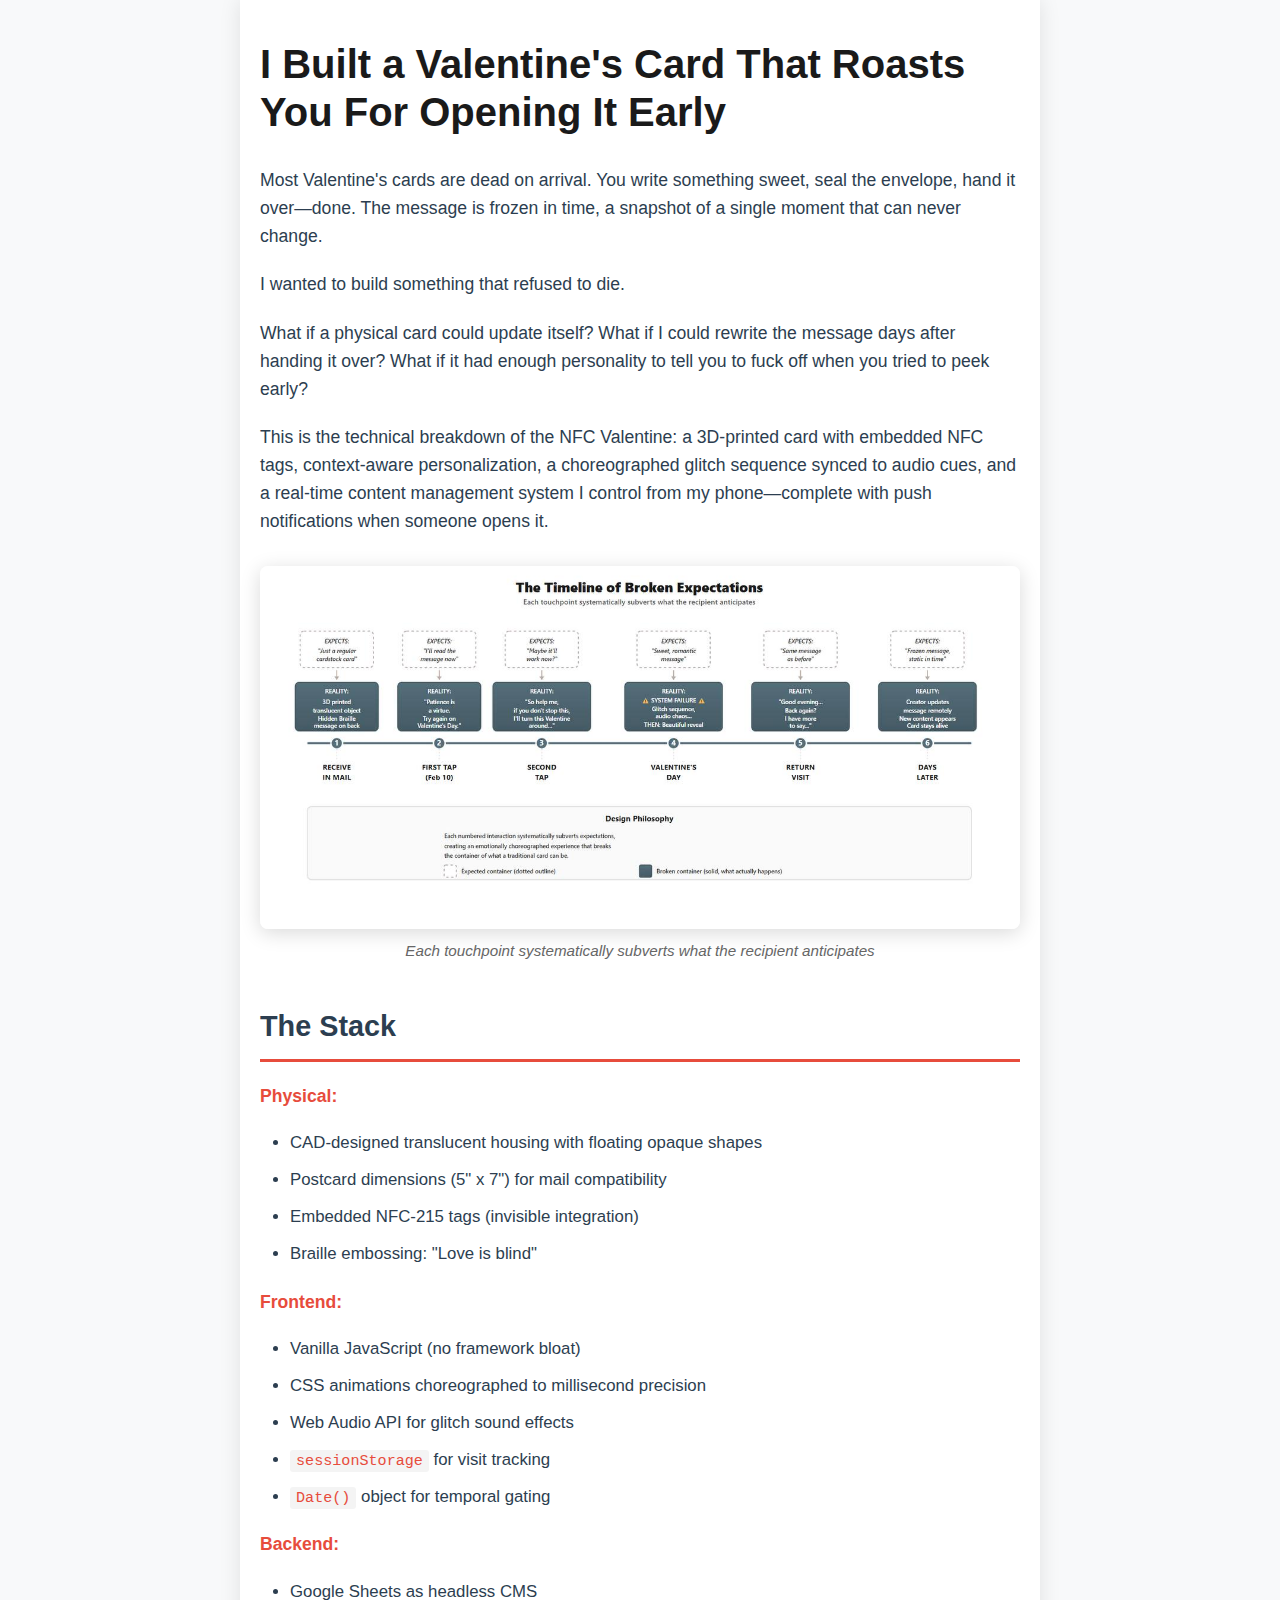
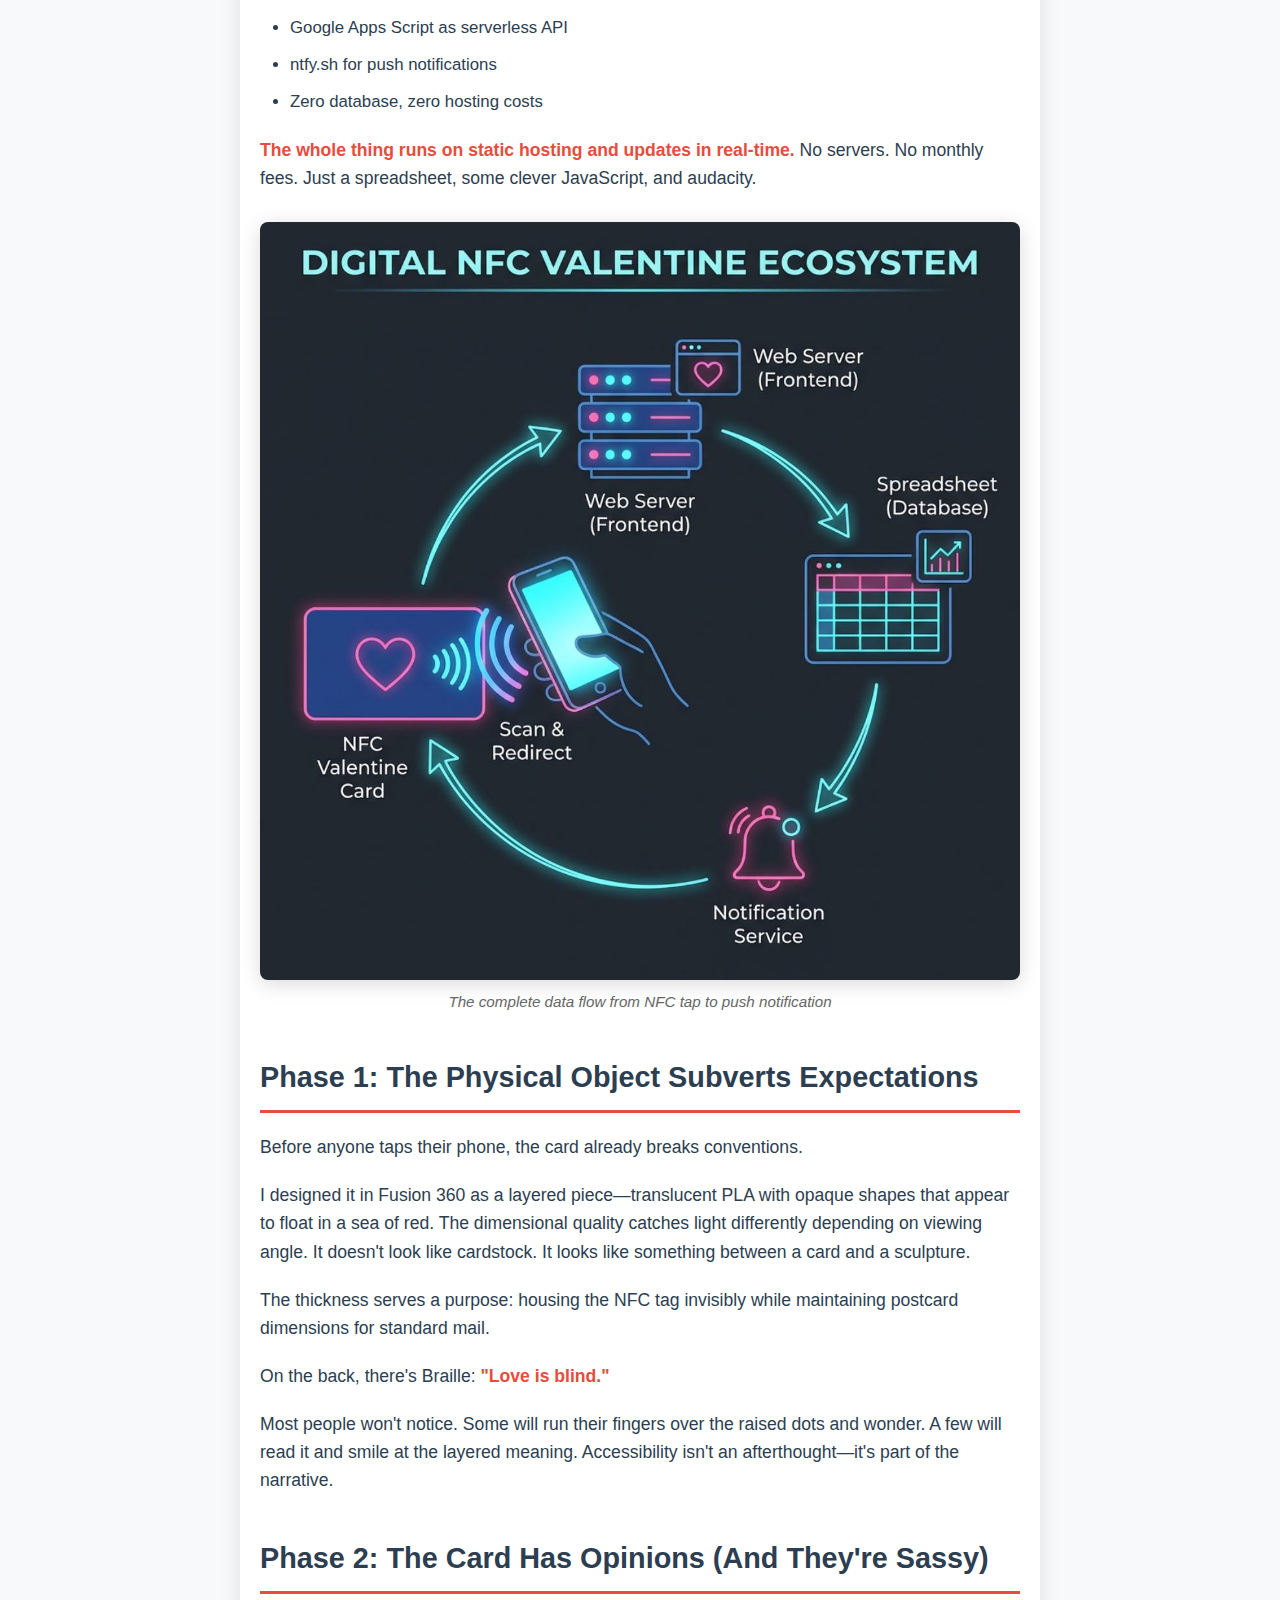
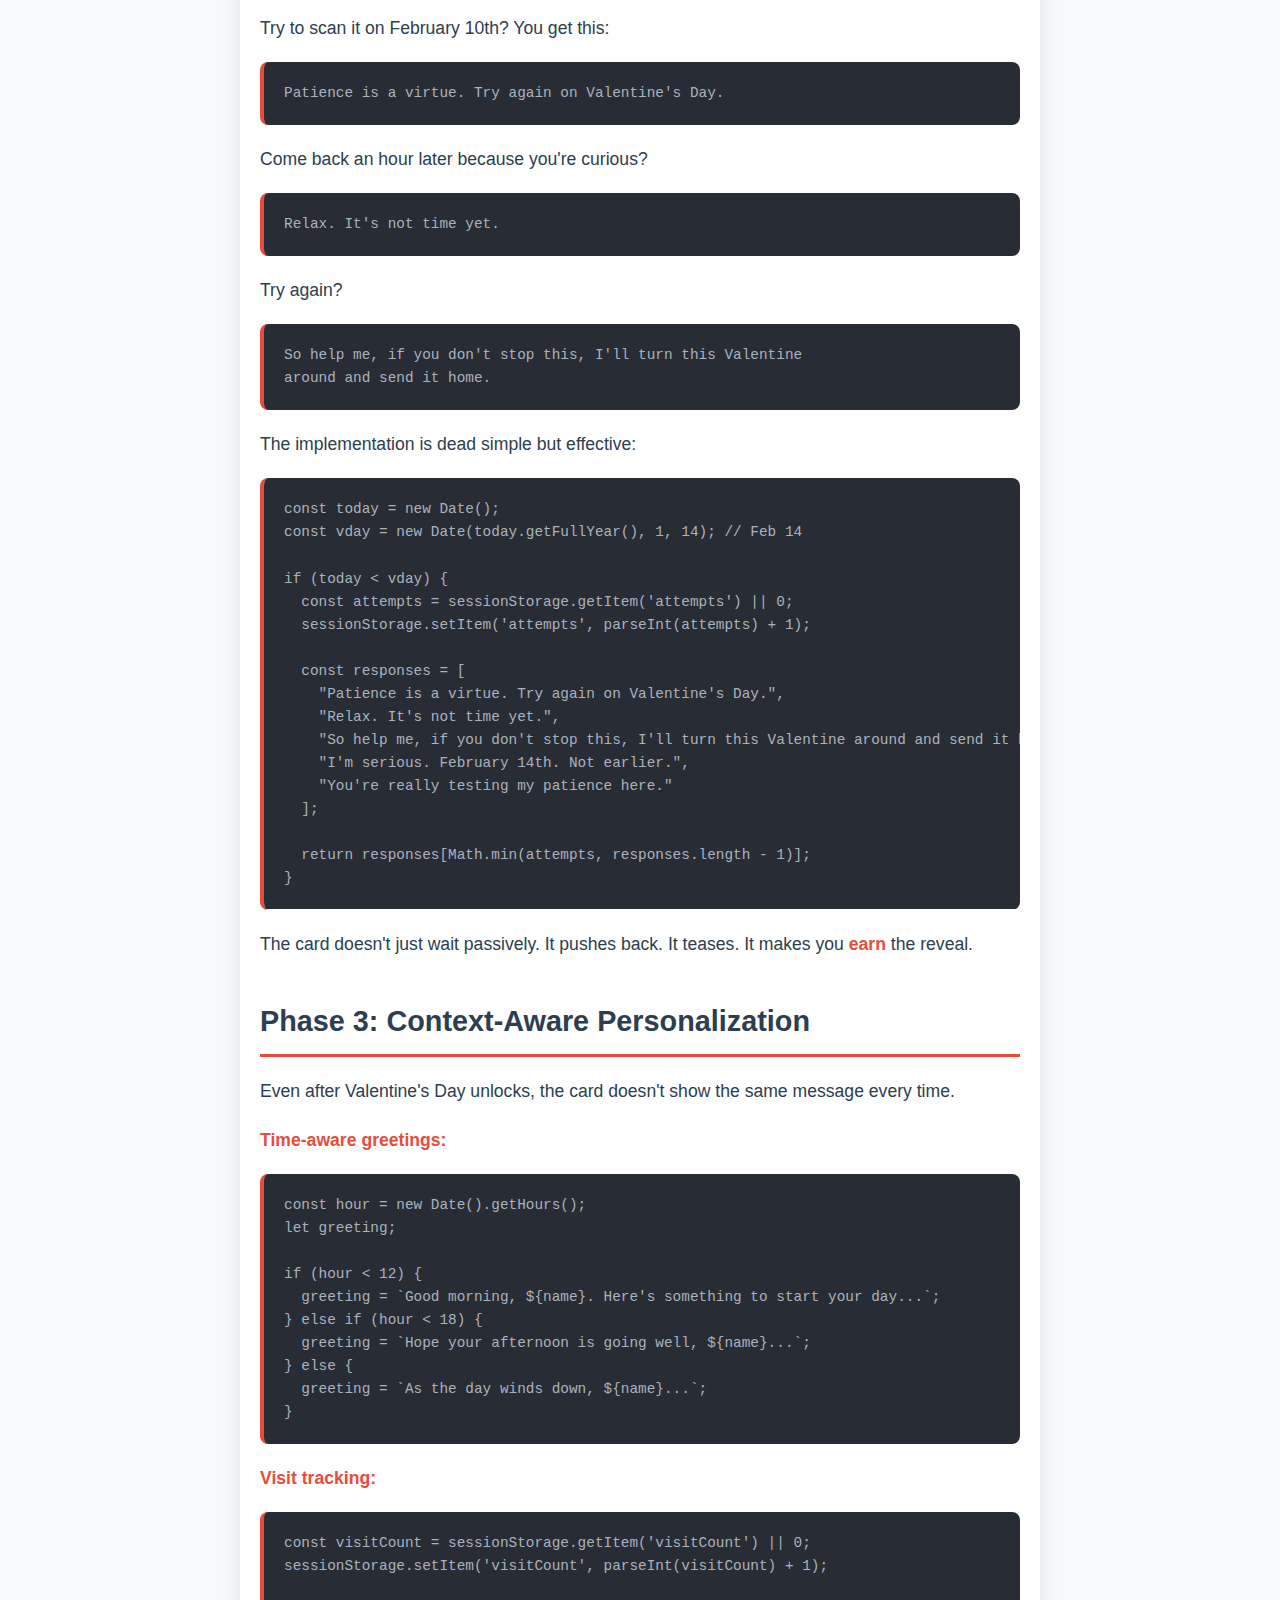
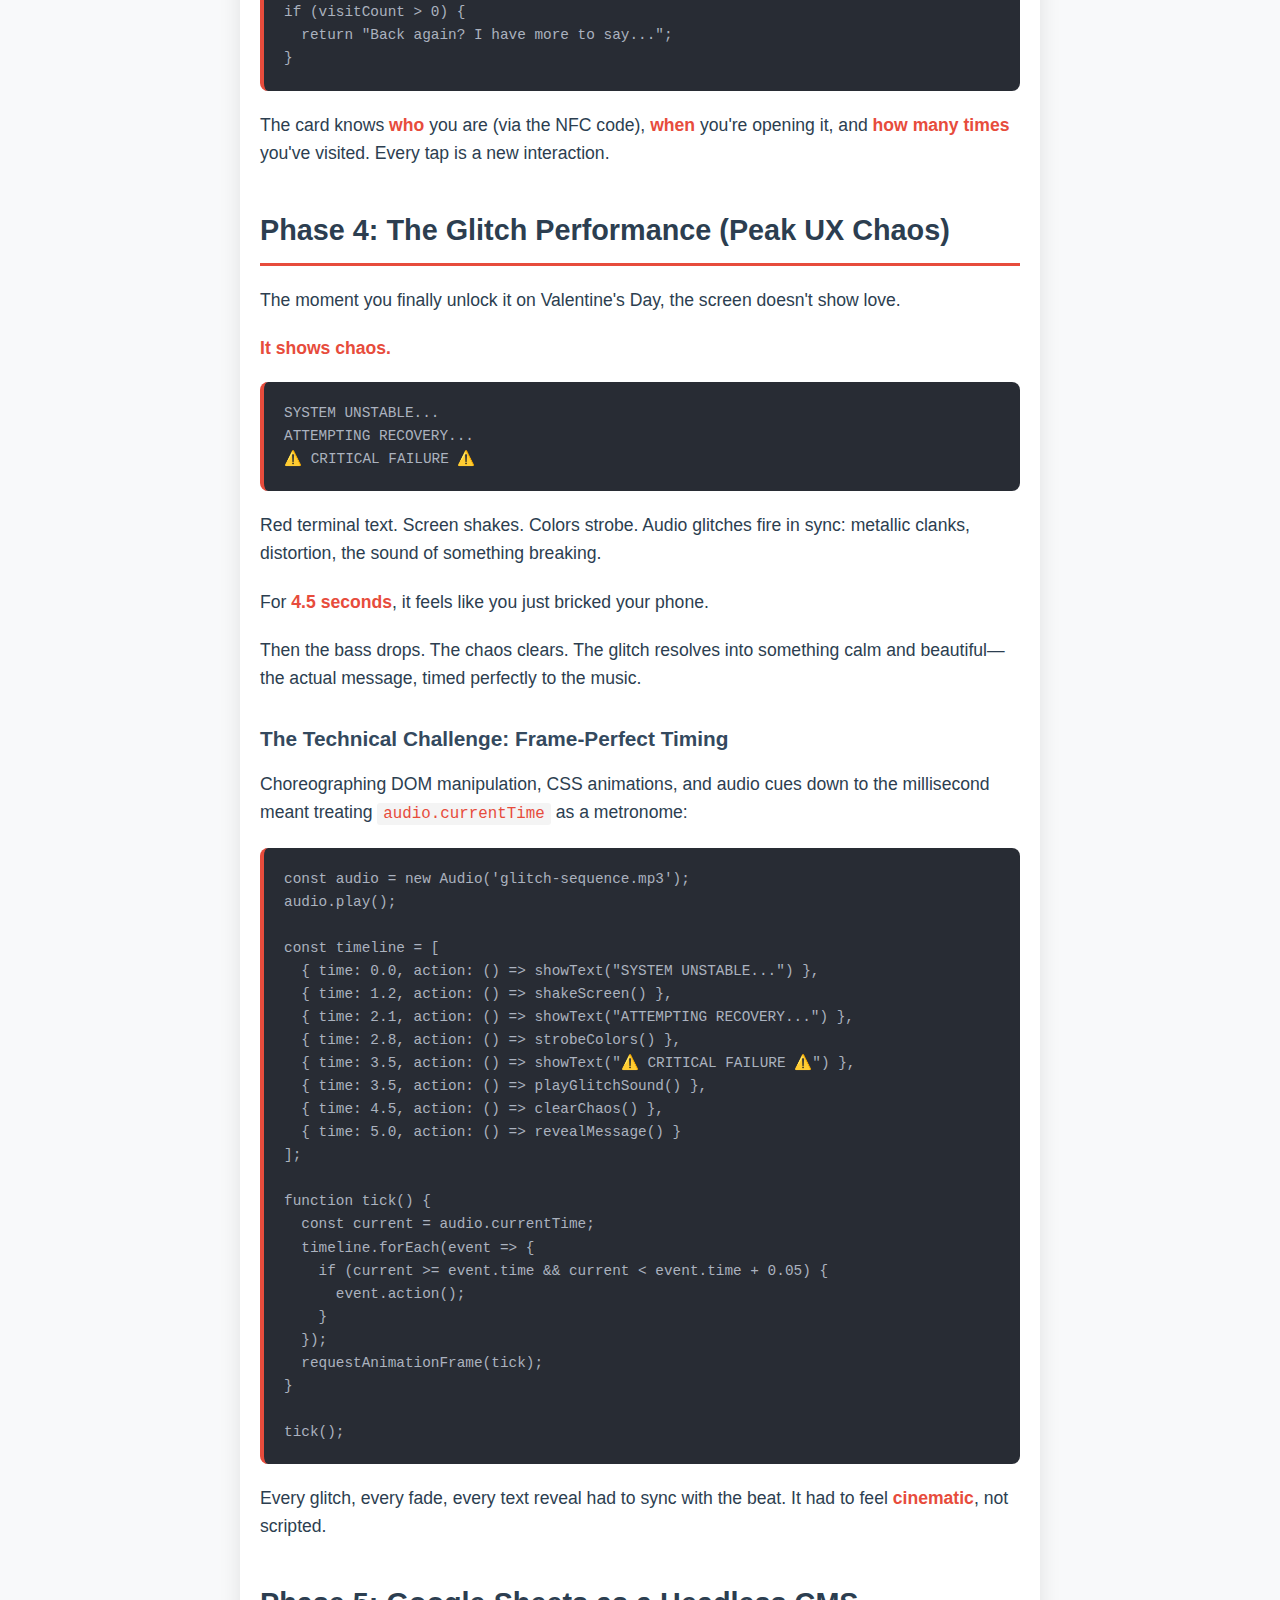
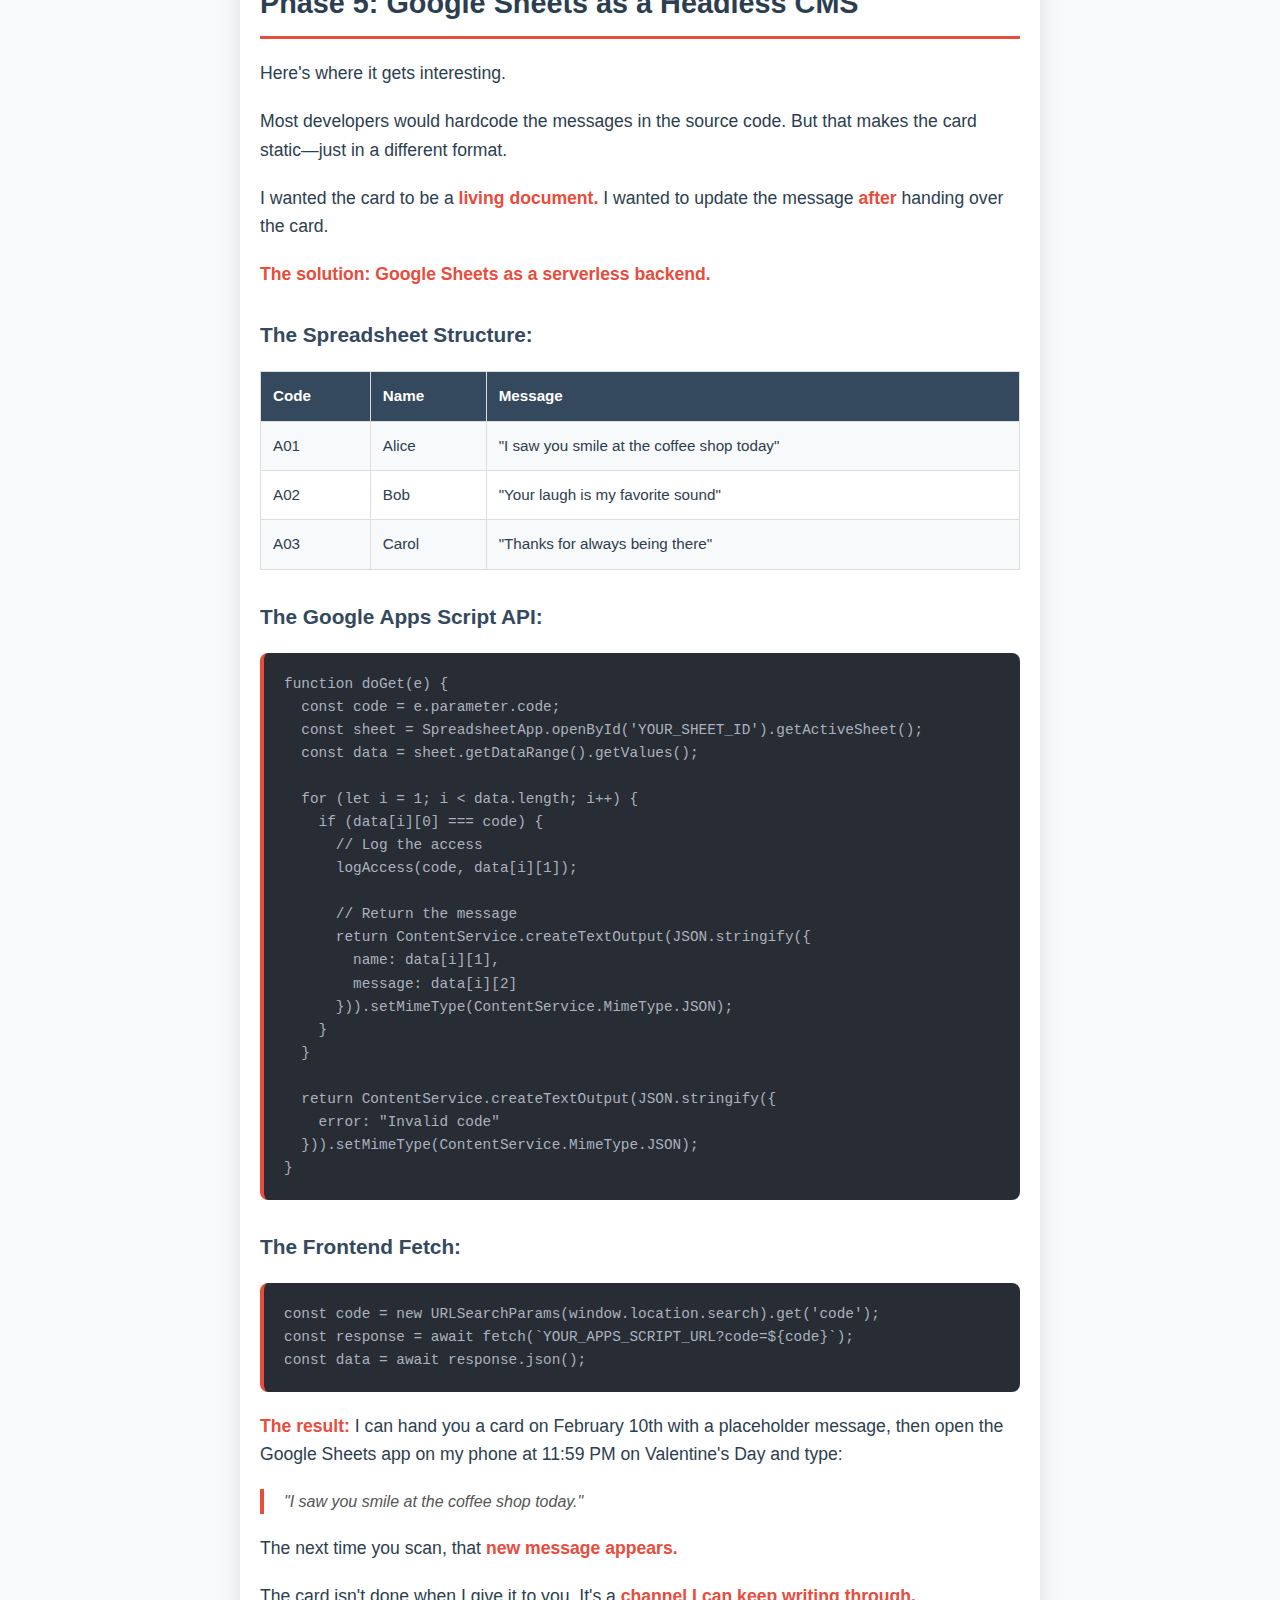
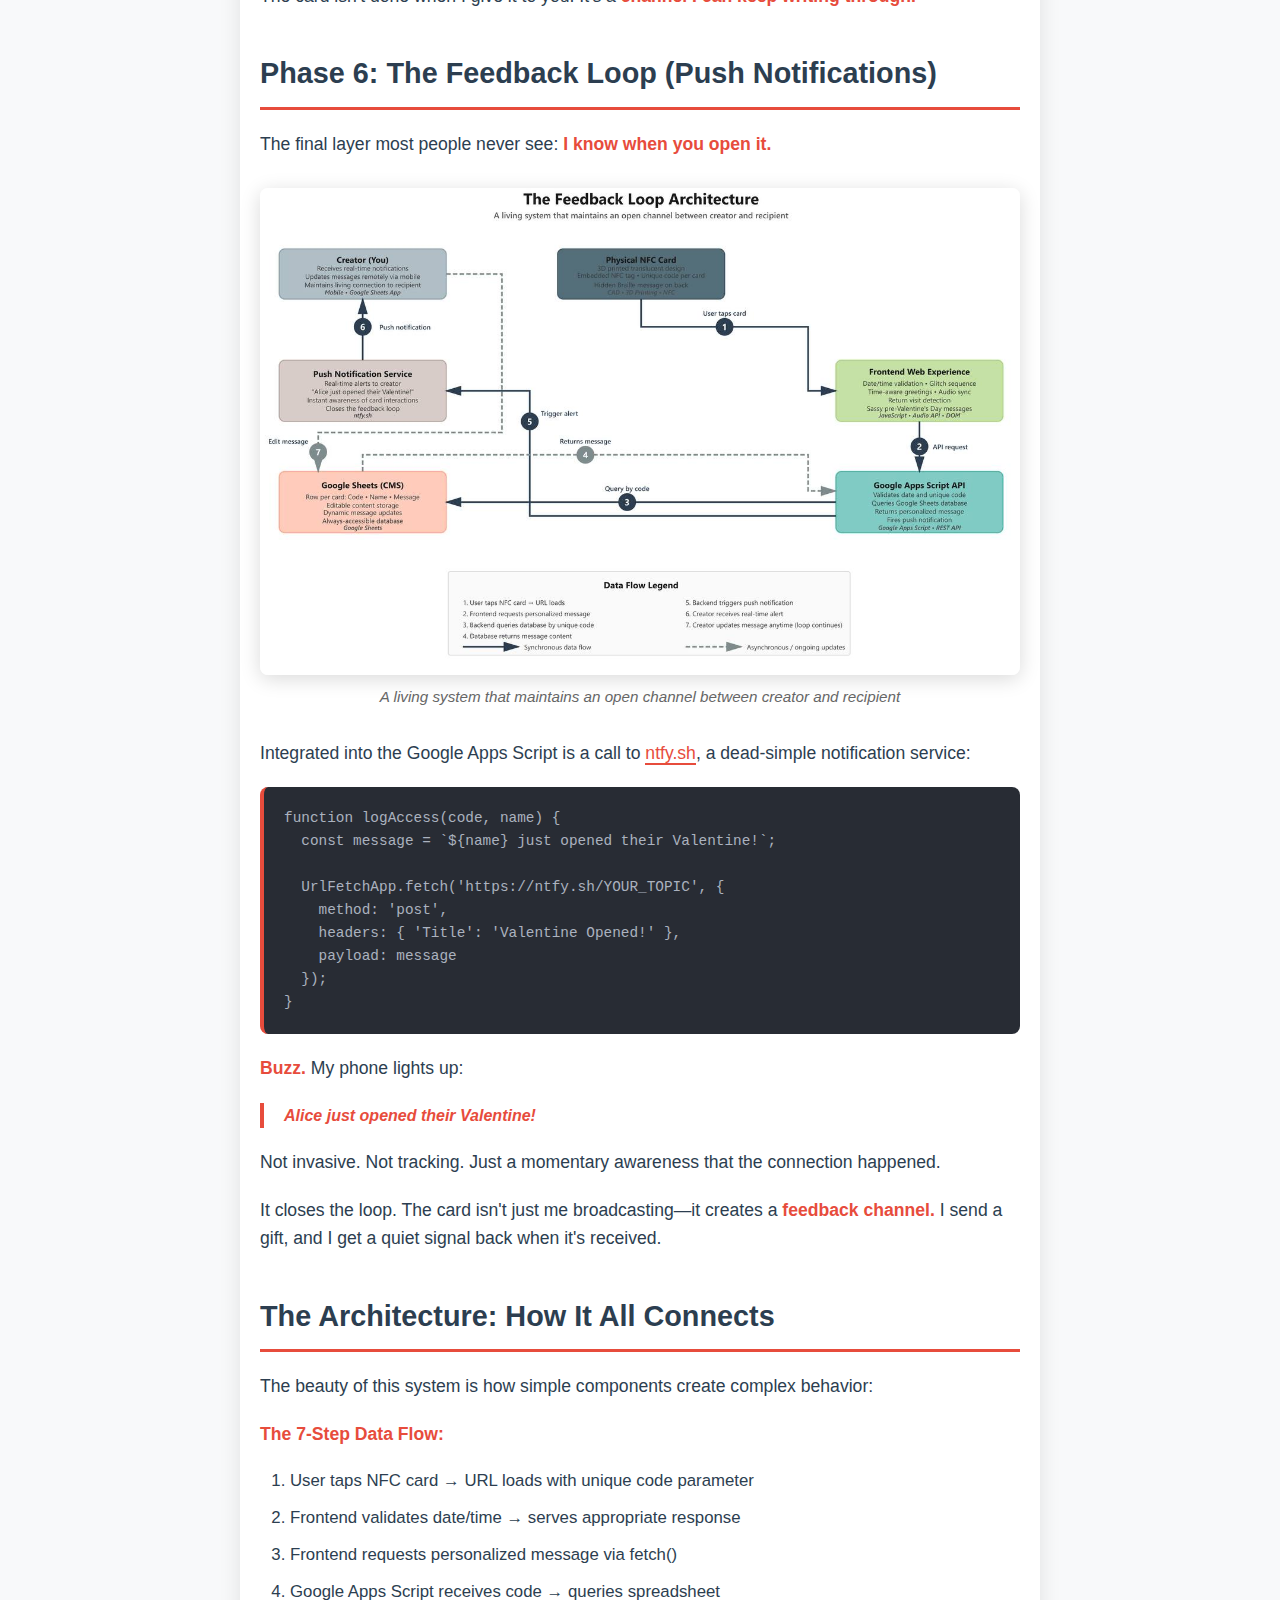
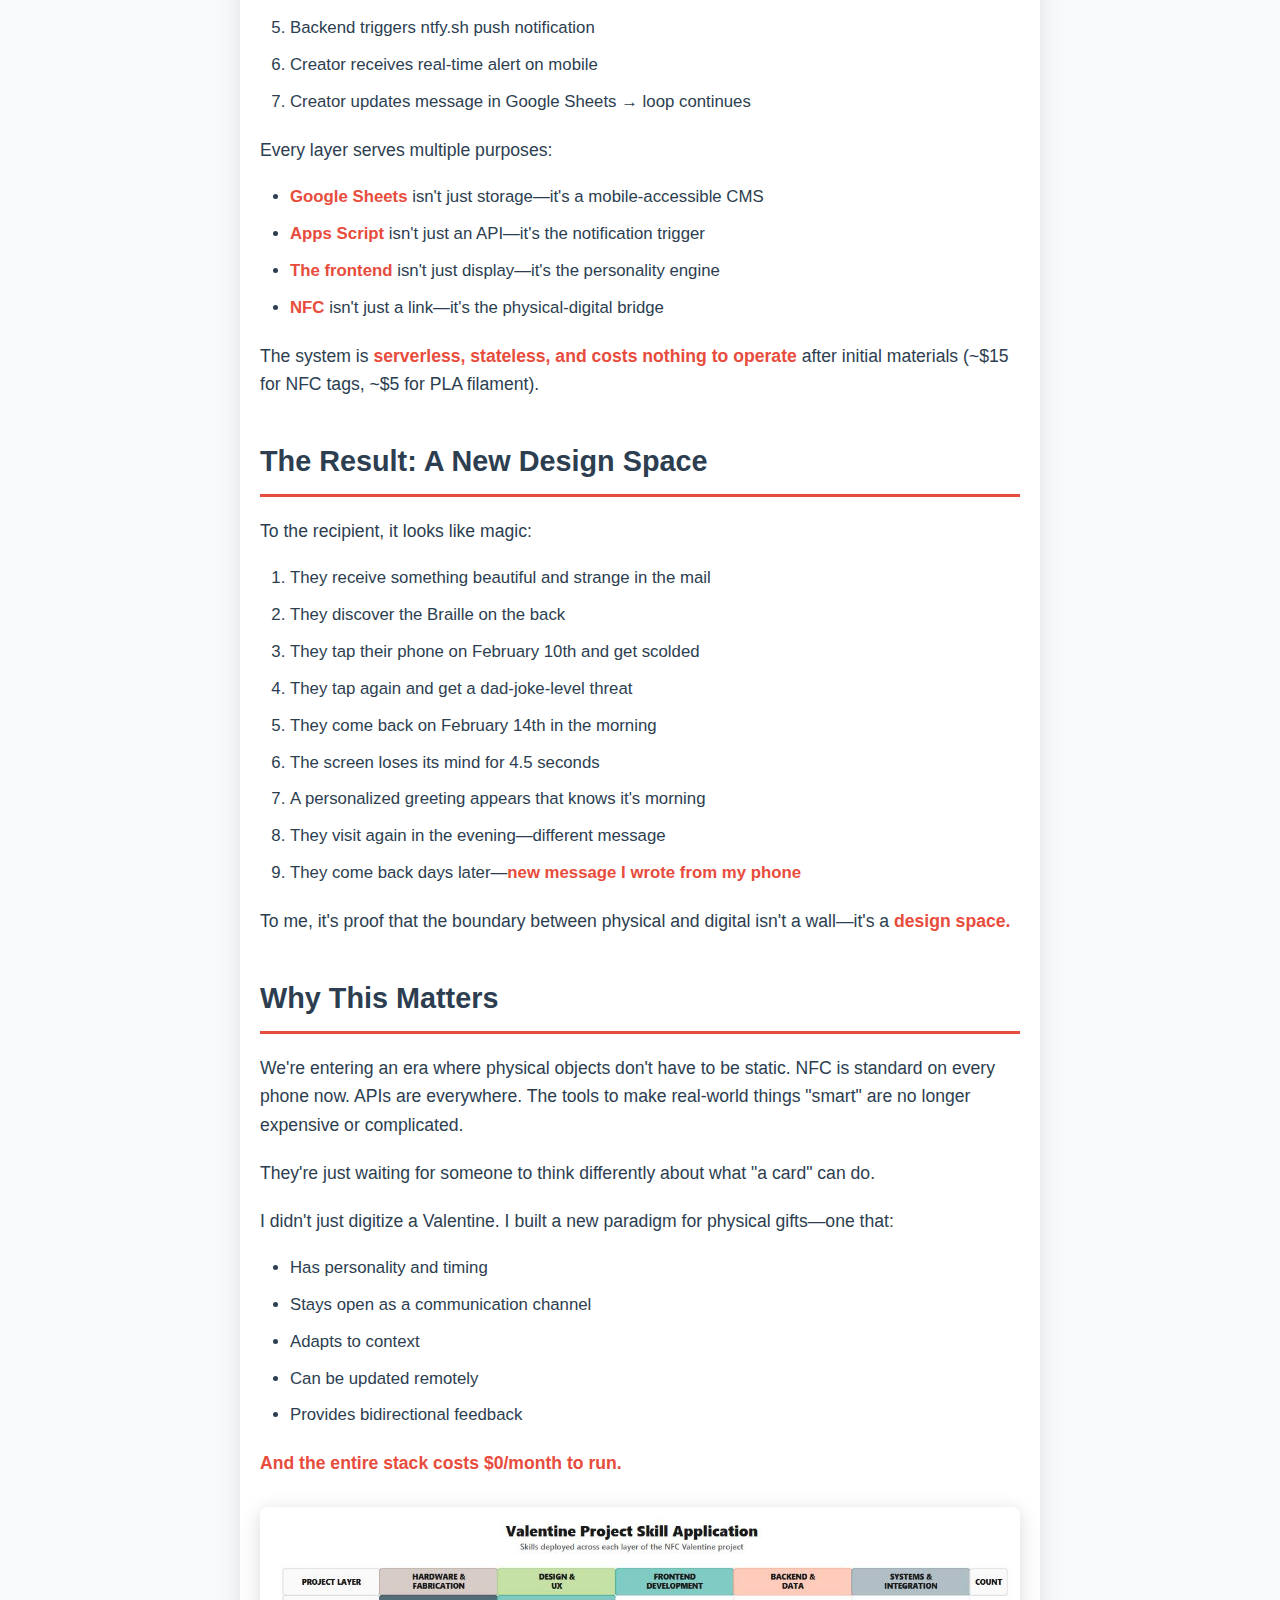
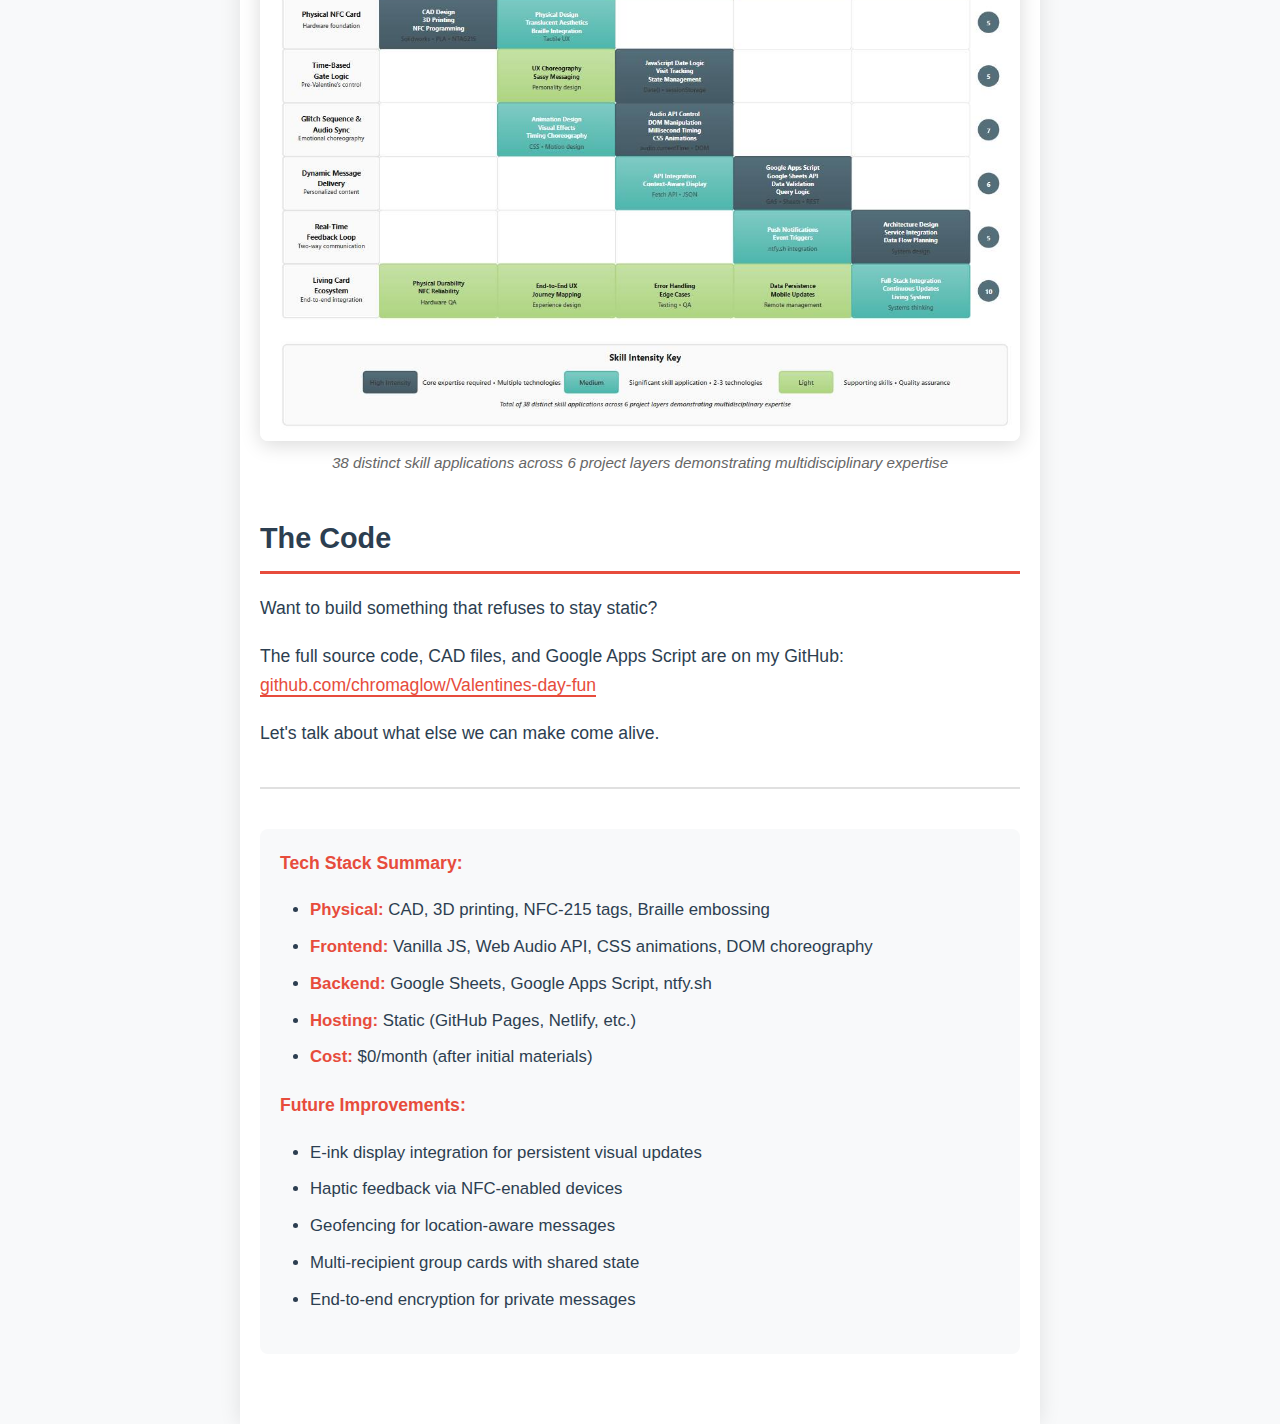
<file: about.html>
<!DOCTYPE html>
<html lang="en">
<head>
    <meta charset="UTF-8">
    <meta name="viewport" content="width=device-width, initial-scale=1.0">
    <title>I Built a Valentine's Card That Roasts You For Opening It Early</title>
    <style>
        * {
            margin: 0;
            padding: 0;
            box-sizing: border-box;
        }
        
        body {
            font-family: -apple-system, BlinkMacSystemFont, 'Segoe UI', 'Roboto', 'Oxygen', 'Ubuntu', 'Cantarell', sans-serif;
            line-height: 1.6;
            color: #2c3e50;
            background: #f8f9fa;
        }
        
        .container {
            max-width: 800px;
            margin: 0 auto;
            padding: 40px 20px;
            background: white;
            box-shadow: 0 0 20px rgba(0,0,0,0.1);
        }
        
        h1 {
            font-size: 2.5em;
            color: #1a1a1a;
            margin-bottom: 30px;
            line-height: 1.2;
            font-weight: 800;
        }
        
        h2 {
            font-size: 1.8em;
            color: #2c3e50;
            margin: 40px 0 20px 0;
            font-weight: 700;
            border-bottom: 3px solid #e74c3c;
            padding-bottom: 10px;
        }
        
        h3 {
            font-size: 1.3em;
            color: #34495e;
            margin: 30px 0 15px 0;
            font-weight: 600;
        }
        
        p {
            margin-bottom: 20px;
            font-size: 1.1em;
        }
        
        strong {
            color: #e74c3c;
            font-weight: 600;
        }
        
        code {
            background: #f4f4f4;
            padding: 2px 6px;
            border-radius: 3px;
            font-family: 'Monaco', 'Courier New', monospace;
            font-size: 0.9em;
            color: #e74c3c;
        }
        
        pre {
            background: #282c34;
            color: #abb2bf;
            padding: 20px;
            border-radius: 8px;
            overflow-x: auto;
            margin: 20px 0;
            border-left: 4px solid #e74c3c;
        }
        
        pre code {
            background: none;
            color: #abb2bf;
            padding: 0;
        }
        
        ul, ol {
            margin: 20px 0 20px 30px;
        }
        
        li {
            margin-bottom: 10px;
            font-size: 1.05em;
        }
        
        blockquote {
            border-left: 4px solid #e74c3c;
            padding-left: 20px;
            margin: 20px 0;
            font-style: italic;
            color: #555;
        }
        
        img {
            max-width: 100%;
            height: auto;
            display: block;
            margin: 30px auto;
            border-radius: 8px;
            box-shadow: 0 4px 20px rgba(0,0,0,0.15);
        }
        
        .image-caption {
            text-align: center;
            font-style: italic;
            color: #666;
            margin-top: -20px;
            margin-bottom: 30px;
            font-size: 0.95em;
        }
        
        a {
            color: #e74c3c;
            text-decoration: none;
            border-bottom: 2px solid #e74c3c;
            transition: all 0.3s;
        }
        
        a:hover {
            background: #e74c3c;
            color: white;
        }
        
        table {
            width: 100%;
            border-collapse: collapse;
            margin: 20px 0;
            font-size: 0.95em;
        }
        
        th, td {
            border: 1px solid #ddd;
            padding: 12px;
            text-align: left;
        }
        
        th {
            background: #34495e;
            color: white;
            font-weight: 600;
        }
        
        tr:nth-child(even) {
            background: #f8f9fa;
        }
        
        hr {
            border: none;
            border-top: 2px solid #e0e0e0;
            margin: 40px 0;
        }
        
        .tech-stack {
            background: #f8f9fa;
            padding: 20px;
            border-radius: 8px;
            margin: 30px 0;
        }
        
        .highlight {
            background: #fff3cd;
            padding: 2px 6px;
            border-radius: 3px;
        }
    </style>
</head>
<body>
    <div class="container">
        <h1>I Built a Valentine's Card That Roasts You For Opening It Early</h1>
        
        <p>Most Valentine's cards are dead on arrival. You write something sweet, seal the envelope, hand it over—done. The message is frozen in time, a snapshot of a single moment that can never change.</p>
        
        <p>I wanted to build something that refused to die.</p>
        
        <p>What if a physical card could update itself? What if I could rewrite the message days after handing it over? What if it had enough personality to tell you to fuck off when you tried to peek early?</p>
        
        <p>This is the technical breakdown of the NFC Valentine: a 3D-printed card with embedded NFC tags, context-aware personalization, a choreographed glitch sequence synced to audio cues, and a real-time content management system I control from my phone—complete with push notifications when someone opens it.</p>
        
        <img src="IMG_0725.jpeg" alt="The Timeline of Broken Expectations">
        <p class="image-caption">Each touchpoint systematically subverts what the recipient anticipates</p>
        
        <h2>The Stack</h2>
        
        <p><strong>Physical:</strong></p>
        <ul>
            <li>CAD-designed translucent housing with floating opaque shapes</li>
            <li>Postcard dimensions (5" x 7") for mail compatibility</li>
            <li>Embedded NFC-215 tags (invisible integration)</li>
            <li>Braille embossing: "Love is blind"</li>
        </ul>
        
        <p><strong>Frontend:</strong></p>
        <ul>
            <li>Vanilla JavaScript (no framework bloat)</li>
            <li>CSS animations choreographed to millisecond precision</li>
            <li>Web Audio API for glitch sound effects</li>
            <li><code>sessionStorage</code> for visit tracking</li>
            <li><code>Date()</code> object for temporal gating</li>
        </ul>
        
        <p><strong>Backend:</strong></p>
        <ul>
            <li>Google Sheets as headless CMS</li>
            <li>Google Apps Script as serverless API</li>
            <li>ntfy.sh for push notifications</li>
            <li>Zero database, zero hosting costs</li>
        </ul>
        
        <p><strong>The whole thing runs on static hosting and updates in real-time.</strong> No servers. No monthly fees. Just a spreadsheet, some clever JavaScript, and audacity.</p>
        
        <img src="IMG_0728.jpeg" alt="Digital NFC Valentine Ecosystem">
        <p class="image-caption">The complete data flow from NFC tap to push notification</p>
        
        <h2>Phase 1: The Physical Object Subverts Expectations</h2>
        
        <p>Before anyone taps their phone, the card already breaks conventions.</p>
        
        <p>I designed it in Fusion 360 as a layered piece—translucent PLA with opaque shapes that appear to float in a sea of red. The dimensional quality catches light differently depending on viewing angle. It doesn't look like cardstock. It looks like something between a card and a sculpture.</p>
        
        <p>The thickness serves a purpose: housing the NFC tag invisibly while maintaining postcard dimensions for standard mail.</p>
        
        <p>On the back, there's Braille: <strong>"Love is blind."</strong></p>
        
        <p>Most people won't notice. Some will run their fingers over the raised dots and wonder. A few will read it and smile at the layered meaning. Accessibility isn't an afterthought—it's part of the narrative.</p>
        
        <h2>Phase 2: The Card Has Opinions (And They're Sassy)</h2>
        
        <p>Try to scan it on February 10th? You get this:</p>
        
        <pre><code>Patience is a virtue. Try again on Valentine's Day.</code></pre>
        
        <p>Come back an hour later because you're curious?</p>
        
        <pre><code>Relax. It's not time yet.</code></pre>
        
        <p>Try again?</p>
        
        <pre><code>So help me, if you don't stop this, I'll turn this Valentine 
around and send it home.</code></pre>
        
        <p>The implementation is dead simple but effective:</p>
        
        <pre><code>const today = new Date();
const vday = new Date(today.getFullYear(), 1, 14); // Feb 14

if (today < vday) {
  const attempts = sessionStorage.getItem('attempts') || 0;
  sessionStorage.setItem('attempts', parseInt(attempts) + 1);
  
  const responses = [
    "Patience is a virtue. Try again on Valentine's Day.",
    "Relax. It's not time yet.",
    "So help me, if you don't stop this, I'll turn this Valentine around and send it home.",
    "I'm serious. February 14th. Not earlier.",
    "You're really testing my patience here."
  ];
  
  return responses[Math.min(attempts, responses.length - 1)];
}</code></pre>
        
        <p>The card doesn't just wait passively. It pushes back. It teases. It makes you <strong>earn</strong> the reveal.</p>
        
        <h2>Phase 3: Context-Aware Personalization</h2>
        
        <p>Even after Valentine's Day unlocks, the card doesn't show the same message every time.</p>
        
        <p><strong>Time-aware greetings:</strong></p>
        
        <pre><code>const hour = new Date().getHours();
let greeting;

if (hour < 12) {
  greeting = `Good morning, ${name}. Here's something to start your day...`;
} else if (hour < 18) {
  greeting = `Hope your afternoon is going well, ${name}...`;
} else {
  greeting = `As the day winds down, ${name}...`;
}</code></pre>
        
        <p><strong>Visit tracking:</strong></p>
        
        <pre><code>const visitCount = sessionStorage.getItem('visitCount') || 0;
sessionStorage.setItem('visitCount', parseInt(visitCount) + 1);

if (visitCount > 0) {
  return "Back again? I have more to say...";
}</code></pre>
        
        <p>The card knows <strong>who</strong> you are (via the NFC code), <strong>when</strong> you're opening it, and <strong>how many times</strong> you've visited. Every tap is a new interaction.</p>
        
        <h2>Phase 4: The Glitch Performance (Peak UX Chaos)</h2>
        
        <p>The moment you finally unlock it on Valentine's Day, the screen doesn't show love.</p>
        
        <p><strong>It shows chaos.</strong></p>
        
        <pre><code>SYSTEM UNSTABLE...
ATTEMPTING RECOVERY...
⚠️ CRITICAL FAILURE ⚠️</code></pre>
        
        <p>Red terminal text. Screen shakes. Colors strobe. Audio glitches fire in sync: metallic clanks, distortion, the sound of something breaking.</p>
        
        <p>For <strong>4.5 seconds</strong>, it feels like you just bricked your phone.</p>
        
        <p>Then the bass drops. The chaos clears. The glitch resolves into something calm and beautiful—the actual message, timed perfectly to the music.</p>
        
        <h3>The Technical Challenge: Frame-Perfect Timing</h3>
        
        <p>Choreographing DOM manipulation, CSS animations, and audio cues down to the millisecond meant treating <code>audio.currentTime</code> as a metronome:</p>
        
        <pre><code>const audio = new Audio('glitch-sequence.mp3');
audio.play();

const timeline = [
  { time: 0.0, action: () => showText("SYSTEM UNSTABLE...") },
  { time: 1.2, action: () => shakeScreen() },
  { time: 2.1, action: () => showText("ATTEMPTING RECOVERY...") },
  { time: 2.8, action: () => strobeColors() },
  { time: 3.5, action: () => showText("⚠️ CRITICAL FAILURE ⚠️") },
  { time: 3.5, action: () => playGlitchSound() },
  { time: 4.5, action: () => clearChaos() },
  { time: 5.0, action: () => revealMessage() }
];

function tick() {
  const current = audio.currentTime;
  timeline.forEach(event => {
    if (current >= event.time && current < event.time + 0.05) {
      event.action();
    }
  });
  requestAnimationFrame(tick);
}

tick();</code></pre>
        
        <p>Every glitch, every fade, every text reveal had to sync with the beat. It had to feel <strong>cinematic</strong>, not scripted.</p>
        
        <h2>Phase 5: Google Sheets as a Headless CMS</h2>
        
        <p>Here's where it gets interesting.</p>
        
        <p>Most developers would hardcode the messages in the source code. But that makes the card static—just in a different format.</p>
        
        <p>I wanted the card to be a <strong>living document.</strong> I wanted to update the message <strong>after</strong> handing over the card.</p>
        
        <p><strong>The solution: Google Sheets as a serverless backend.</strong></p>
        
        <h3>The Spreadsheet Structure:</h3>
        
        <table>
            <tr>
                <th>Code</th>
                <th>Name</th>
                <th>Message</th>
            </tr>
            <tr>
                <td>A01</td>
                <td>Alice</td>
                <td>"I saw you smile at the coffee shop today"</td>
            </tr>
            <tr>
                <td>A02</td>
                <td>Bob</td>
                <td>"Your laugh is my favorite sound"</td>
            </tr>
            <tr>
                <td>A03</td>
                <td>Carol</td>
                <td>"Thanks for always being there"</td>
            </tr>
        </table>
        
        <h3>The Google Apps Script API:</h3>
        
        <pre><code>function doGet(e) {
  const code = e.parameter.code;
  const sheet = SpreadsheetApp.openById('YOUR_SHEET_ID').getActiveSheet();
  const data = sheet.getDataRange().getValues();
  
  for (let i = 1; i < data.length; i++) {
    if (data[i][0] === code) {
      // Log the access
      logAccess(code, data[i][1]);
      
      // Return the message
      return ContentService.createTextOutput(JSON.stringify({
        name: data[i][1],
        message: data[i][2]
      })).setMimeType(ContentService.MimeType.JSON);
    }
  }
  
  return ContentService.createTextOutput(JSON.stringify({
    error: "Invalid code"
  })).setMimeType(ContentService.MimeType.JSON);
}</code></pre>
        
        <h3>The Frontend Fetch:</h3>
        
        <pre><code>const code = new URLSearchParams(window.location.search).get('code');
const response = await fetch(`YOUR_APPS_SCRIPT_URL?code=${code}`);
const data = await response.json();</code></pre>
        
        <p><strong>The result:</strong> I can hand you a card on February 10th with a placeholder message, then open the Google Sheets app on my phone at 11:59 PM on Valentine's Day and type:</p>
        
        <blockquote>"I saw you smile at the coffee shop today."</blockquote>
        
        <p>The next time you scan, that <strong>new message appears.</strong></p>
        
        <p>The card isn't done when I give it to you. It's a <strong>channel I can keep writing through.</strong></p>
        
        <h2>Phase 6: The Feedback Loop (Push Notifications)</h2>
        
        <p>The final layer most people never see: <strong>I know when you open it.</strong></p>
        
        <img src="IMG_0726.jpeg" alt="The Feedback Loop Architecture">
        <p class="image-caption">A living system that maintains an open channel between creator and recipient</p>
        
        <p>Integrated into the Google Apps Script is a call to <a href="https://ntfy.sh">ntfy.sh</a>, a dead-simple notification service:</p>
        
        <pre><code>function logAccess(code, name) {
  const message = `${name} just opened their Valentine!`;
  
  UrlFetchApp.fetch('https://ntfy.sh/YOUR_TOPIC', {
    method: 'post',
    headers: { 'Title': 'Valentine Opened!' },
    payload: message
  });
}</code></pre>
        
        <p><strong>Buzz.</strong> My phone lights up:</p>
        
        <blockquote><strong>Alice just opened their Valentine!</strong></blockquote>
        
        <p>Not invasive. Not tracking. Just a momentary awareness that the connection happened.</p>
        
        <p>It closes the loop. The card isn't just me broadcasting—it creates a <strong>feedback channel.</strong> I send a gift, and I get a quiet signal back when it's received.</p>
        
        <h2>The Architecture: How It All Connects</h2>
        
        <p>The beauty of this system is how simple components create complex behavior:</p>
        
        <p><strong>The 7-Step Data Flow:</strong></p>
        <ol>
            <li>User taps NFC card → URL loads with unique code parameter</li>
            <li>Frontend validates date/time → serves appropriate response</li>
            <li>Frontend requests personalized message via fetch()</li>
            <li>Google Apps Script receives code → queries spreadsheet</li>
            <li>Backend triggers ntfy.sh push notification</li>
            <li>Creator receives real-time alert on mobile</li>
            <li>Creator updates message in Google Sheets → loop continues</li>
        </ol>
        
        <p>Every layer serves multiple purposes:</p>
        <ul>
            <li><strong>Google Sheets</strong> isn't just storage—it's a mobile-accessible CMS</li>
            <li><strong>Apps Script</strong> isn't just an API—it's the notification trigger</li>
            <li><strong>The frontend</strong> isn't just display—it's the personality engine</li>
            <li><strong>NFC</strong> isn't just a link—it's the physical-digital bridge</li>
        </ul>
        
        <p>The system is <strong>serverless, stateless, and costs nothing to operate</strong> after initial materials (~$15 for NFC tags, ~$5 for PLA filament).</p>
        
        <h2>The Result: A New Design Space</h2>
        
        <p>To the recipient, it looks like magic:</p>
        
        <ol>
            <li>They receive something beautiful and strange in the mail</li>
            <li>They discover the Braille on the back</li>
            <li>They tap their phone on February 10th and get scolded</li>
            <li>They tap again and get a dad-joke-level threat</li>
            <li>They come back on February 14th in the morning</li>
            <li>The screen loses its mind for 4.5 seconds</li>
            <li>A personalized greeting appears that knows it's morning</li>
            <li>They visit again in the evening—different message</li>
            <li>They come back days later—<strong>new message I wrote from my phone</strong></li>
        </ol>
        
        <p>To me, it's proof that the boundary between physical and digital isn't a wall—it's a <strong>design space.</strong></p>
        
        <h2>Why This Matters</h2>
        
        <p>We're entering an era where physical objects don't have to be static. NFC is standard on every phone now. APIs are everywhere. The tools to make real-world things "smart" are no longer expensive or complicated.</p>
        
        <p>They're just waiting for someone to think differently about what "a card" can do.</p>
        
        <p>I didn't just digitize a Valentine. I built a new paradigm for physical gifts—one that:</p>
        <ul>
            <li>Has personality and timing</li>
            <li>Stays open as a communication channel</li>
            <li>Adapts to context</li>
            <li>Can be updated remotely</li>
            <li>Provides bidirectional feedback</li>
        </ul>
        
        <p><strong>And the entire stack costs $0/month to run.</strong></p>
        
        <img src="IMG_0727.jpeg" alt="Valentine Project Skill Application">
        <p class="image-caption">38 distinct skill applications across 6 project layers demonstrating multidisciplinary expertise</p>
        
        <h2>The Code</h2>
        
        <p>Want to build something that refuses to stay static?</p>
        
        <p>The full source code, CAD files, and Google Apps Script are on my GitHub: <a href="https://github.com/chromaglow/Valentines-day-fun">github.com/chromaglow/Valentines-day-fun</a></p>
        
        <p>Let's talk about what else we can make come alive.</p>
        
        <hr>
        
        <div class="tech-stack">
            <p><strong>Tech Stack Summary:</strong></p>
            <ul>
                <li><strong>Physical:</strong> CAD, 3D printing, NFC-215 tags, Braille embossing</li>
                <li><strong>Frontend:</strong> Vanilla JS, Web Audio API, CSS animations, DOM choreography</li>
                <li><strong>Backend:</strong> Google Sheets, Google Apps Script, ntfy.sh</li>
                <li><strong>Hosting:</strong> Static (GitHub Pages, Netlify, etc.)</li>
                <li><strong>Cost:</strong> $0/month (after initial materials)</li>
            </ul>
            
            <p><strong>Future Improvements:</strong></p>
            <ul>
                <li>E-ink display integration for persistent visual updates</li>
                <li>Haptic feedback via NFC-enabled devices</li>
                <li>Geofencing for location-aware messages</li>
                <li>Multi-recipient group cards with shared state</li>
                <li>End-to-end encryption for private messages</li>
            </ul>
        </div>
    </div>
</body>
</html>
</file>
